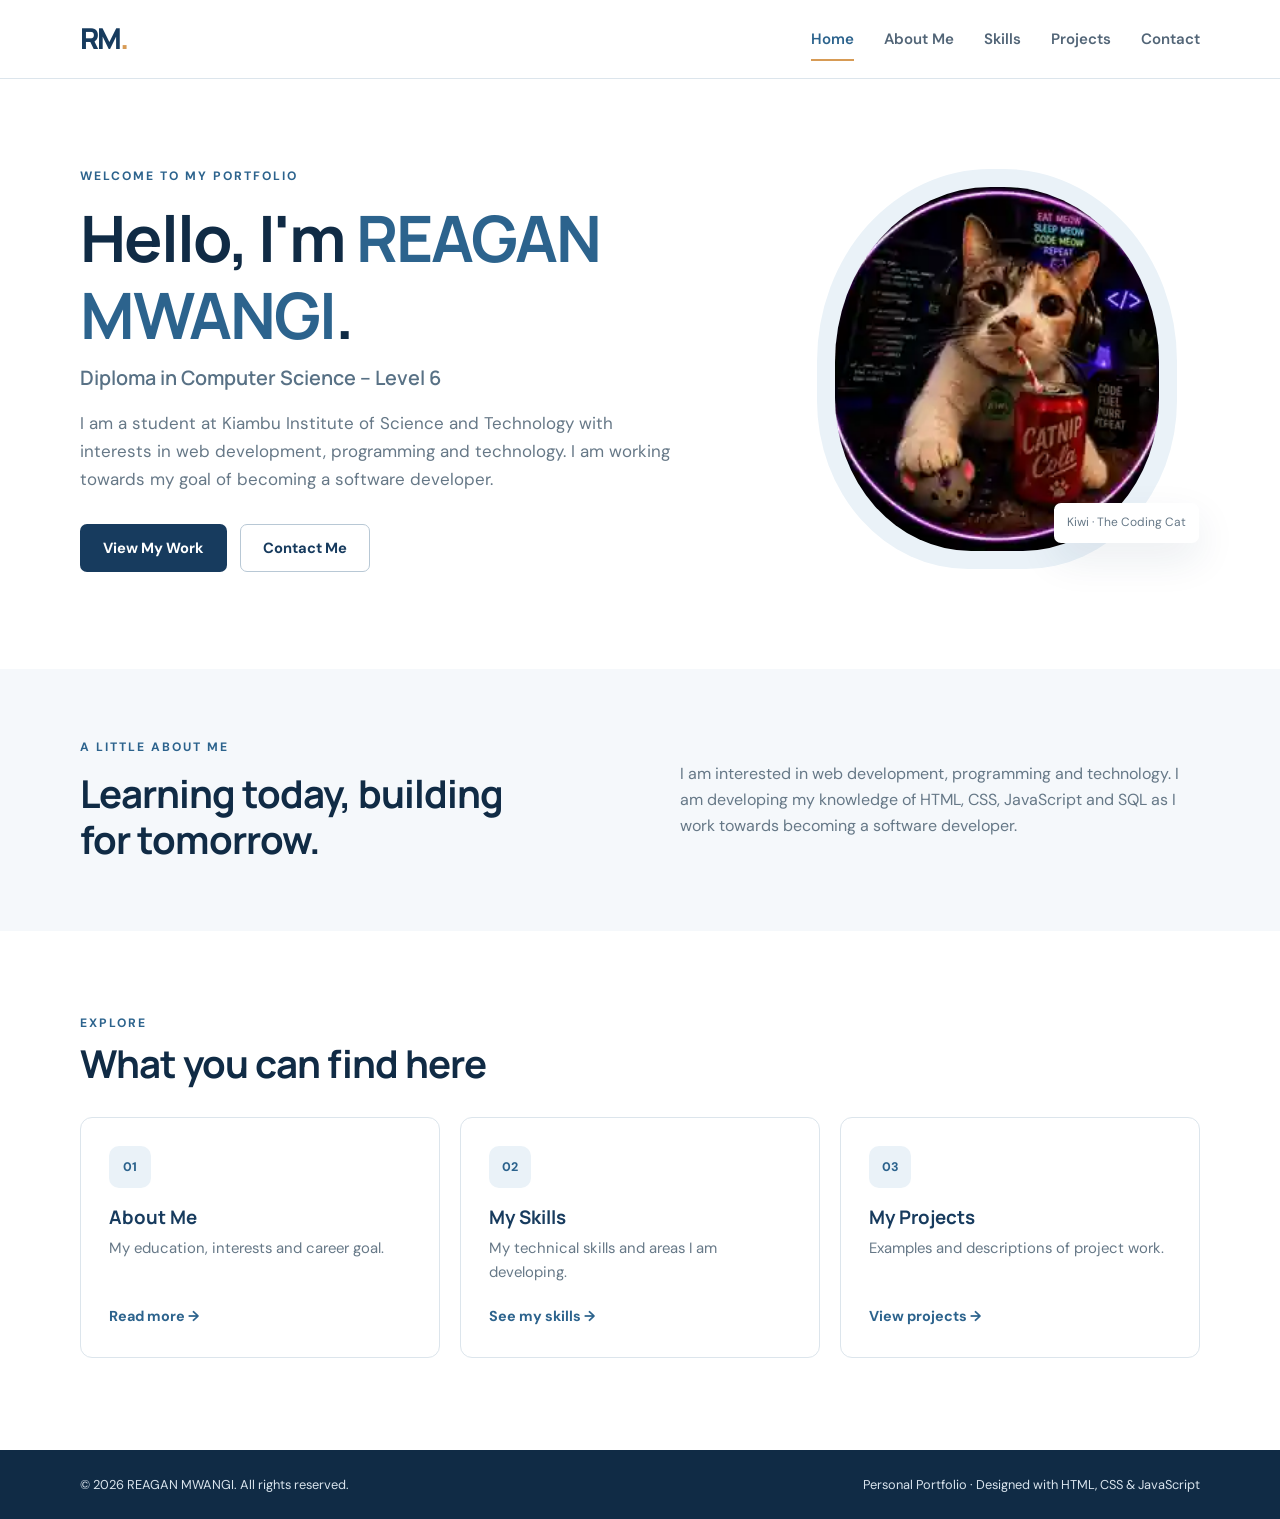
<file: index.html>
<!DOCTYPE html>
<html lang="en">
<head>
  <meta charset="UTF-8">
  <meta name="viewport" content="width=device-width, initial-scale=1.0">
  <meta name="description" content="Personal portfolio of Reagan Mwangi, a Diploma in Computer Science student at Kiambu Institute of Science and Technology.">
  <title>Home | Reagan Mwangi – Portfolio</title>
  <link rel="stylesheet" href="style.css">
  <script src="script.js" defer></script>
</head>
<body>
  <header class="site-header">
    <div class="container header-inner">
      <a class="brand" href="index.html" aria-label="Reagan Mwangi home">RM<span>.</span></a>
      <button class="menu-toggle" type="button" aria-label="Open navigation" aria-expanded="false">☰</button>
      <nav class="navigation" aria-label="Main navigation">
        <a class="active" href="index.html" aria-current="page">Home</a>
        <a href="about.html">About Me</a>
        <a href="skills.html">Skills</a>
        <a href="projects.html">Projects</a>
        <a href="contact.html">Contact</a>
      </nav>
    </div>
  </header>

  <main>
    <section class="hero container">
      <div class="hero-copy">
        <p class="eyebrow">WELCOME TO MY PORTFOLIO</p>
        <h1>Hello, I'm <span class="accent">REAGAN MWANGI</span>.</h1>
        <h2>Diploma in Computer Science – Level 6</h2>
        <p class="hero-text">I am a student at Kiambu Institute of Science and Technology with interests in web development, programming and technology. I am working towards my goal of becoming a software developer.</p>
        <div class="hero-actions">
          <a class="button button-primary" href="projects.html">View My Work</a>
          <a class="button button-outline" href="contact.html">Contact Me</a>
        </div>
      </div>
      <div class="profile-wrap">
        <img class="profile-image" src="images/profile.webp" alt="Kiwi the coding cat, Reagan's chosen portfolio mascot">
        <span class="profile-note">Kiwi · The Coding Cat</span>
      </div>
    </section>

    <section class="quick-intro">
      <div class="container intro-grid">
        <div>
          <p class="eyebrow">A LITTLE ABOUT ME</p>
          <h2>Learning today, building for tomorrow.</h2>
        </div>
        <p>I am interested in web development, programming and technology. I am developing my knowledge of HTML, CSS, JavaScript and SQL as I work towards becoming a software developer.</p>
      </div>
    </section>

    <section class="container highlight-section">
      <div class="section-heading">
        <p class="eyebrow">EXPLORE</p>
        <h2>What you can find here</h2>
      </div>
      <div class="feature-grid">
        <article class="feature-card"><span class="feature-icon">01</span><h3>About Me</h3><p>My education, interests and career goal.</p><a href="about.html">Read more →</a></article>
        <article class="feature-card"><span class="feature-icon">02</span><h3>My Skills</h3><p>My technical skills and areas I am developing.</p><a href="skills.html">See my skills →</a></article>
        <article class="feature-card"><span class="feature-icon">03</span><h3>My Projects</h3><p>Examples and descriptions of project work.</p><a href="projects.html">View projects →</a></article>
      </div>
    </section>
  </main>

  <footer class="site-footer">
    <div class="container footer-inner"><p>© <span class="year"></span> REAGAN MWANGI. All rights reserved.</p><p>Personal Portfolio · Designed with HTML, CSS &amp; JavaScript</p></div>
  </footer>
</body>
</html>
</file>
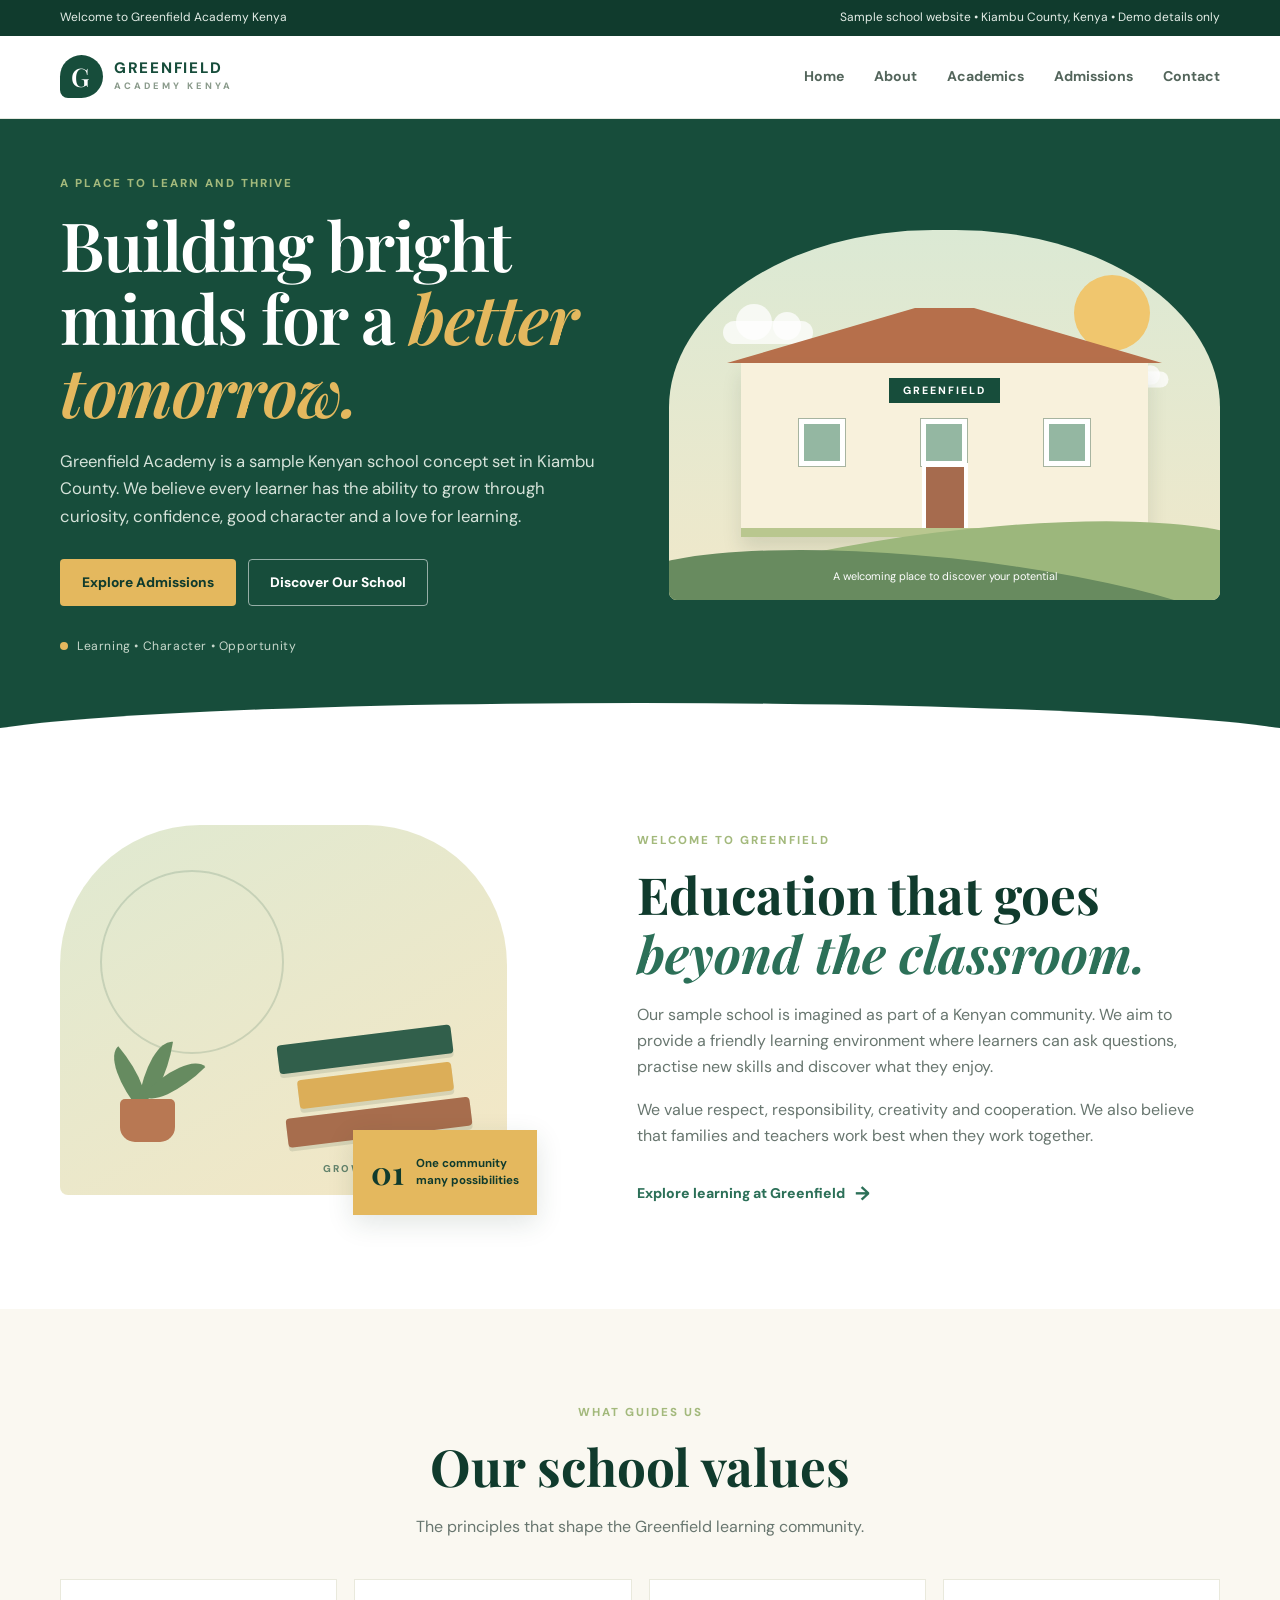
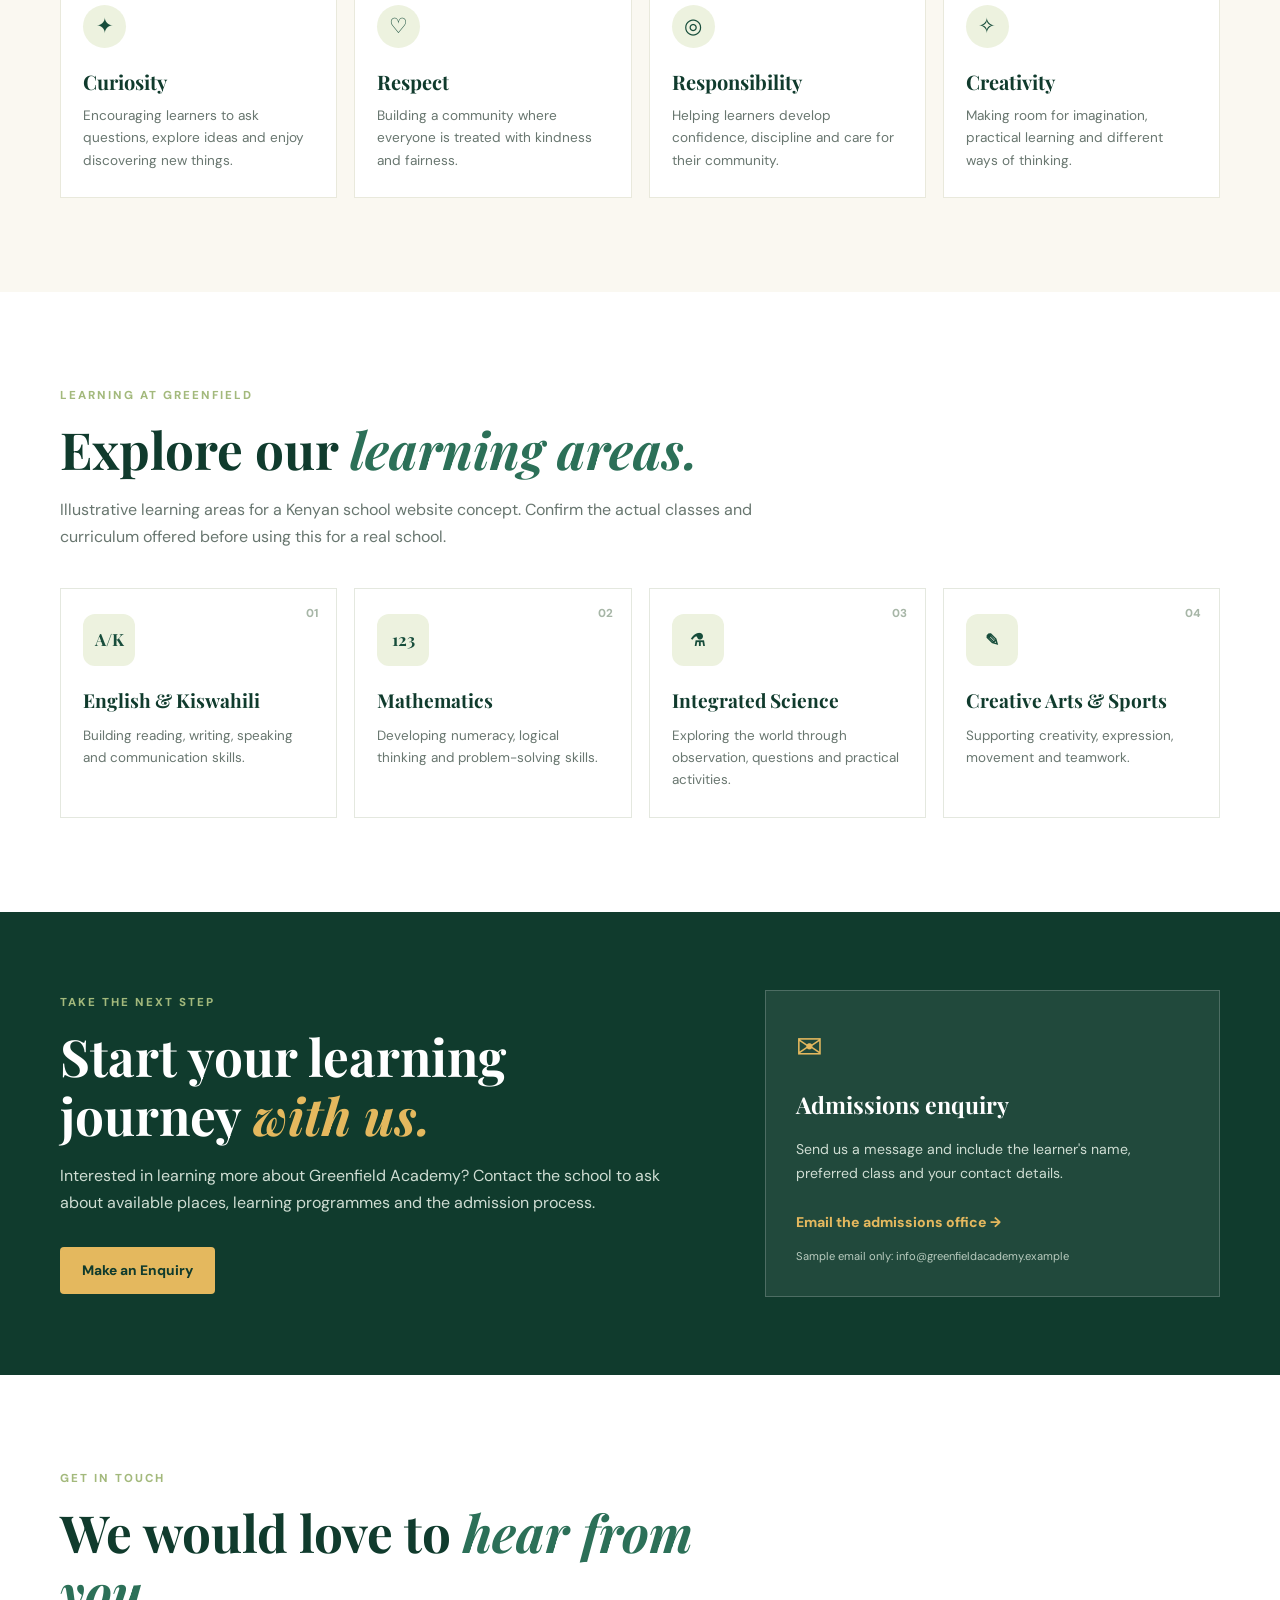
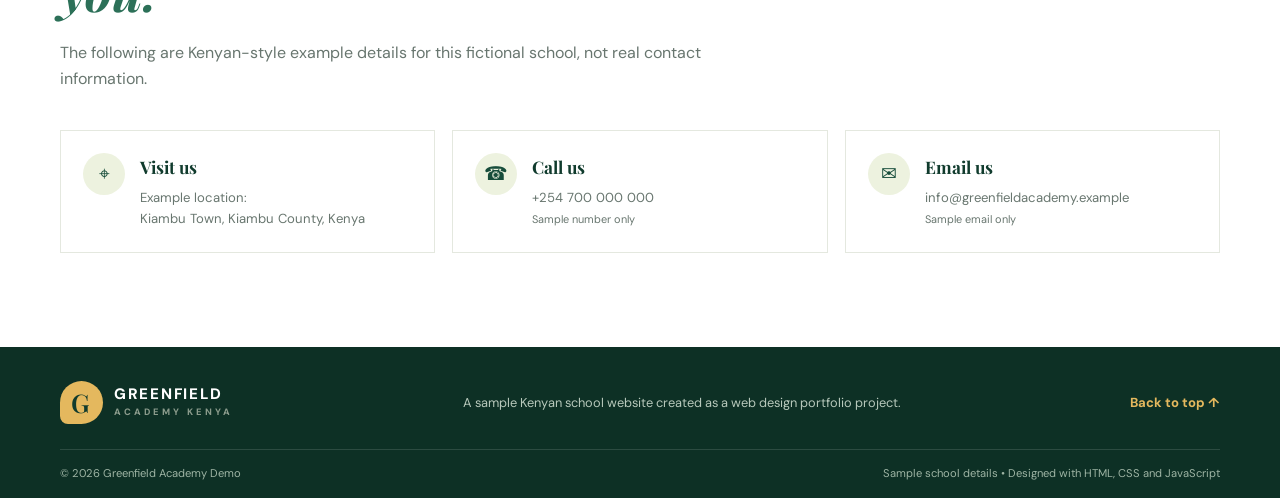
<file: school-website/index.html>
<!DOCTYPE html>
<html lang="en">
<head>
  <meta charset="UTF-8">
  <meta name="viewport" content="width=device-width, initial-scale=1.0">
  <meta name="description" content="Greenfield Academy Kenya sample school website. Learning, character and opportunity.">
  <title>Greenfield Academy Kenya | Learn, Grow, Succeed</title>
  <link rel="stylesheet" href="style.css">
  <script src="script.js" defer></script>
</head>
<body>
  <div class="top-bar">
    <div class="wrap top-inner">
      <span>Welcome to Greenfield Academy Kenya</span>
      <span>Sample school website • Kiambu County, Kenya • Demo details only</span>
    </div>
  </div>

  <header class="header">
    <div class="wrap nav-row">
      <a class="logo" href="#home" aria-label="Greenfield Academy home">
        <span class="logo-mark">G</span>
        <span>GREENFIELD <small>ACADEMY KENYA</small></span>
      </a>
      <button class="menu-button" type="button" aria-label="Open menu" aria-expanded="false">☰</button>
      <nav class="nav-links" aria-label="Main navigation">
        <a href="#home">Home</a>
        <a href="#about">About</a>
        <a href="#academics">Academics</a>
        <a href="#admissions">Admissions</a>
        <a href="#contact">Contact</a>
      </nav>
    </div>
  </header>

  <main>
    <section class="hero" id="home">
      <div class="wrap hero-grid">
        <div class="hero-copy">
          <p class="eyebrow">A PLACE TO LEARN AND THRIVE</p>
          <h1>Building bright minds for a <em>better tomorrow.</em></h1>
          <p class="hero-text">Greenfield Academy is a sample Kenyan school concept set in Kiambu County. We believe every learner has the ability to grow through curiosity, confidence, good character and a love for learning.</p>
          <div class="hero-actions">
            <a class="btn btn-gold" href="#admissions">Explore Admissions</a>
            <a class="btn btn-light" href="#about">Discover Our School</a>
          </div>
          <div class="hero-note"><span class="dot"></span> Learning • Character • Opportunity</div>
        </div>
        <div class="hero-art" aria-label="Illustration of a school building">
          <div class="sun"></div>
          <div class="cloud cloud-one"></div>
          <div class="cloud cloud-two"></div>
          <div class="school-building">
            <div class="roof"></div>
            <div class="building-face">
              <div class="school-sign">GREENFIELD</div>
              <div class="window-row"><i></i><i></i><i></i></div>
              <div class="door"></div>
            </div>
          </div>
          <div class="hill hill-one"></div>
          <div class="hill hill-two"></div>
          <div class="art-caption">A welcoming place to discover your potential</div>
        </div>
      </div>
      <div class="hero-bottom"></div>
    </section>

    <section class="welcome section wrap" id="about">
      <div class="welcome-photo">
        <div class="photo-frame">
          <div class="book-stack"><span></span><span></span><span></span></div>
          <div class="plant"><i></i><i></i><i></i><b></b></div>
          <div class="photo-label">GROW WITH CONFIDENCE</div>
        </div>
        <div class="experience-tag"><strong>01</strong><span>One community<br>many possibilities</span></div>
      </div>
      <div class="welcome-copy">
        <p class="eyebrow">WELCOME TO GREENFIELD</p>
        <h2>Education that goes <em>beyond the classroom.</em></h2>
        <p>Our sample school is imagined as part of a Kenyan community. We aim to provide a friendly learning environment where learners can ask questions, practise new skills and discover what they enjoy.</p>
        <p>We value respect, responsibility, creativity and cooperation. We also believe that families and teachers work best when they work together.</p>
        <a class="text-link" href="#academics">Explore learning at Greenfield <span>→</span></a>
      </div>
    </section>

    <section class="values section">
      <div class="wrap">
        <div class="section-heading centered">
          <p class="eyebrow">WHAT GUIDES US</p>
          <h2>Our school values</h2>
          <p>The principles that shape the Greenfield learning community.</p>
        </div>
        <div class="value-grid">
          <article class="value-card"><span class="value-icon">✦</span><h3>Curiosity</h3><p>Encouraging learners to ask questions, explore ideas and enjoy discovering new things.</p></article>
          <article class="value-card"><span class="value-icon">♡</span><h3>Respect</h3><p>Building a community where everyone is treated with kindness and fairness.</p></article>
          <article class="value-card"><span class="value-icon">◎</span><h3>Responsibility</h3><p>Helping learners develop confidence, discipline and care for their community.</p></article>
          <article class="value-card"><span class="value-icon">✧</span><h3>Creativity</h3><p>Making room for imagination, practical learning and different ways of thinking.</p></article>
        </div>
      </div>
    </section>

    <section class="academics section wrap" id="academics">
      <div class="section-heading">
        <p class="eyebrow">LEARNING AT GREENFIELD</p>
        <h2>Explore our <em>learning areas.</em></h2>
        <p>Illustrative learning areas for a Kenyan school website concept. Confirm the actual classes and curriculum offered before using this for a real school.</p>
      </div>
      <div class="academic-grid">
        <article class="academic-card"><div class="academic-number">01</div><div class="academic-symbol">A/K</div><h3>English &amp; Kiswahili</h3><p>Building reading, writing, speaking and communication skills.</p></article>
        <article class="academic-card"><div class="academic-number">02</div><div class="academic-symbol">123</div><h3>Mathematics</h3><p>Developing numeracy, logical thinking and problem-solving skills.</p></article>
        <article class="academic-card"><div class="academic-number">03</div><div class="academic-symbol">⚗</div><h3>Integrated Science</h3><p>Exploring the world through observation, questions and practical activities.</p></article>
        <article class="academic-card"><div class="academic-number">04</div><div class="academic-symbol">✎</div><h3>Creative Arts &amp; Sports</h3><p>Supporting creativity, expression, movement and teamwork.</p></article>
      </div>
    </section>

    <section class="admissions" id="admissions">
      <div class="wrap admissions-grid">
        <div>
          <p class="eyebrow">TAKE THE NEXT STEP</p>
          <h2>Start your learning journey <em>with us.</em></h2>
          <p>Interested in learning more about Greenfield Academy? Contact the school to ask about available places, learning programmes and the admission process.</p>
          <a class="btn btn-gold" href="#contact">Make an Enquiry</a>
        </div>
        <div class="admission-box">
          <span class="admission-icon">✉</span>
          <h3>Admissions enquiry</h3>
          <p>Send us a message and include the learner's name, preferred class and your contact details.</p>
          <a class="text-link" href="mailto:info@greenfieldacademy.example?subject=School%20Admission%20Enquiry">Email the admissions office →</a>
          <small>Sample email only: info@greenfieldacademy.example</small>
        </div>
      </div>
    </section>

    <section class="contact section wrap" id="contact">
      <div class="section-heading">
        <p class="eyebrow">GET IN TOUCH</p>
        <h2>We would love to <em>hear from you.</em></h2>
        <p>The following are Kenyan-style example details for this fictional school, not real contact information.</p>
      </div>
      <div class="contact-grid">
        <div class="contact-card"><span class="contact-icon">⌖</span><div><h3>Visit us</h3><p>Example location:<br>Kiambu Town, Kiambu County, Kenya</p></div></div>
        <div class="contact-card"><span class="contact-icon">☎</span><div><h3>Call us</h3><p>+254 700 000 000<br><small>Sample number only</small></p></div></div>
        <div class="contact-card"><span class="contact-icon">✉</span><div><h3>Email us</h3><p><a href="mailto:info@greenfieldacademy.example">info@greenfieldacademy.example</a><br><small>Sample email only</small></p></div></div>
      </div>
    </section>
  </main>

  <footer class="footer">
    <div class="wrap footer-main">
      <a class="logo footer-logo" href="#home"><span class="logo-mark">G</span><span>GREENFIELD <small>ACADEMY KENYA</small></span></a>
      <p>A sample Kenyan school website created as a web design portfolio project.</p>
      <a href="#home" class="back-top">Back to top ↑</a>
    </div>
    <div class="wrap footer-bottom"><span>© <span class="year"></span> Greenfield Academy Demo</span><span>Sample school details • Designed with HTML, CSS and JavaScript</span></div>
  </footer>
</body>
</html>
</file>
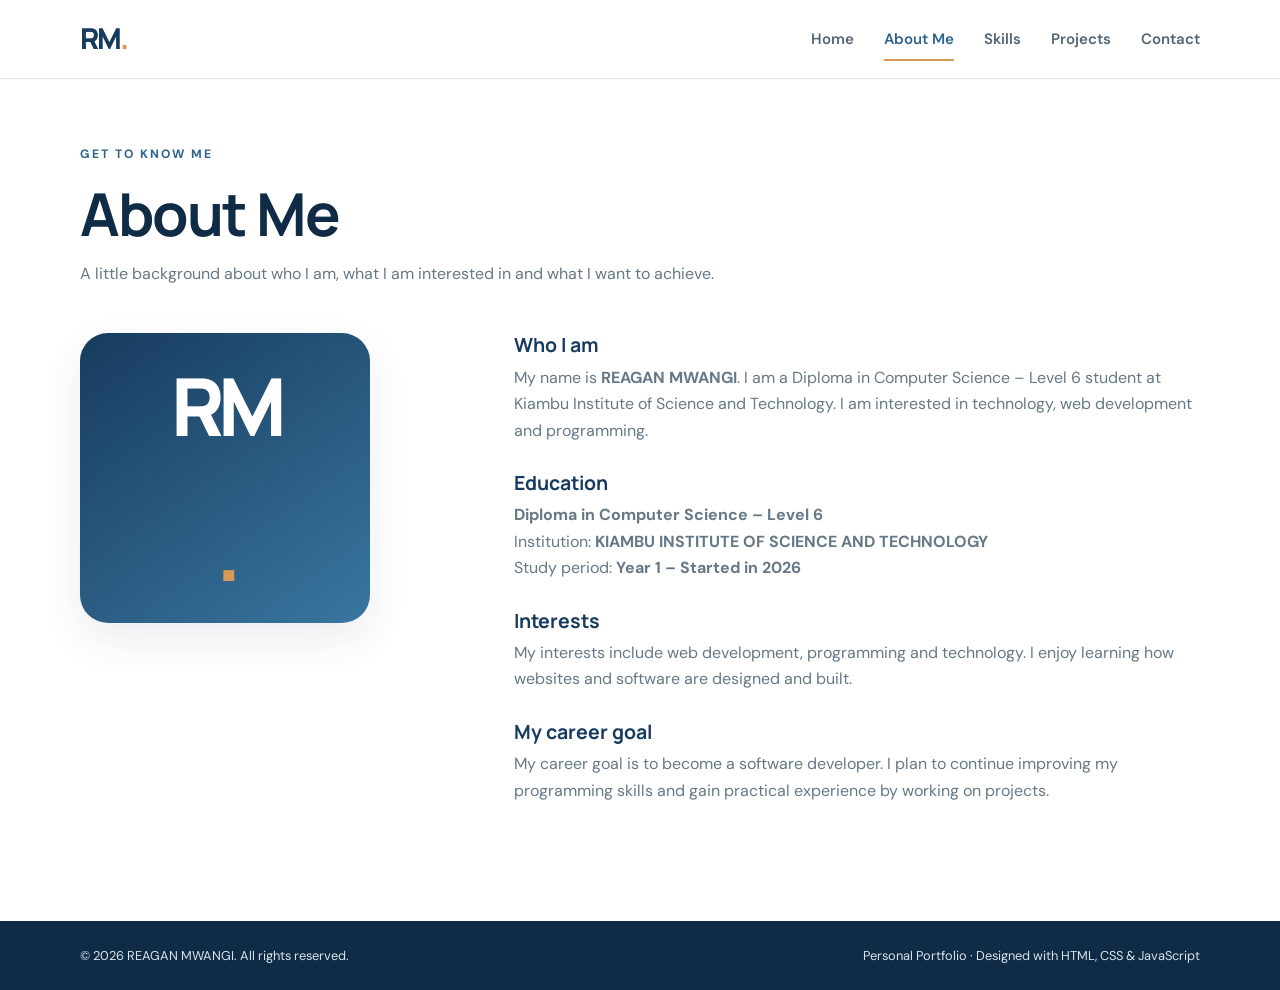
<file: about.html>
<!DOCTYPE html>
<html lang="en">
<head>
  <meta charset="UTF-8">
  <meta name="viewport" content="width=device-width, initial-scale=1.0">
  <meta name="description" content="About Reagan Mwangi, Diploma in Computer Science student at Kiambu Institute of Science and Technology.">
  <title>About Me | Reagan Mwangi – Portfolio</title>
  <link rel="stylesheet" href="style.css">
  <script src="script.js" defer></script>
</head>
<body>
  <header class="site-header"><div class="container header-inner">
    <a class="brand" href="index.html" aria-label="Reagan Mwangi home">RM<span>.</span></a>
    <button class="menu-toggle" type="button" aria-label="Open navigation" aria-expanded="false">☰</button>
    <nav class="navigation" aria-label="Main navigation">
      <a href="index.html">Home</a><a class="active" href="about.html" aria-current="page">About Me</a><a href="skills.html">Skills</a><a href="projects.html">Projects</a><a href="contact.html">Contact</a>
    </nav>
  </div></header>
  <main class="container page-main">
    <section class="page-heading"><p class="eyebrow">GET TO KNOW ME</p><h1>About Me</h1><p>A little background about who I am, what I am interested in and what I want to achieve.</p></section>
    <section class="about-layout">
      <div class="about-mark">RM<span>.</span></div>
      <div class="about-copy">
        <h2>Who I am</h2>
        <p>My name is <strong>REAGAN MWANGI</strong>. I am a Diploma in Computer Science – Level 6 student at Kiambu Institute of Science and Technology. I am interested in technology, web development and programming.</p>
        <h2>Education</h2>
        <p><strong>Diploma in Computer Science – Level 6</strong><br>Institution: <strong>KIAMBU INSTITUTE OF SCIENCE AND TECHNOLOGY</strong><br>Study period: <strong>Year 1 – Started in 2026</strong></p>
        <h2>Interests</h2>
        <p>My interests include web development, programming and technology. I enjoy learning how websites and software are designed and built.</p>
        <h2>My career goal</h2>
        <p>My career goal is to become a software developer. I plan to continue improving my programming skills and gain practical experience by working on projects.</p>
      </div>
    </section>
  </main>
  <footer class="site-footer"><div class="container footer-inner"><p>© <span class="year"></span> REAGAN MWANGI. All rights reserved.</p><p>Personal Portfolio · Designed with HTML, CSS &amp; JavaScript</p></div></footer>
</body>
</html>
</file>
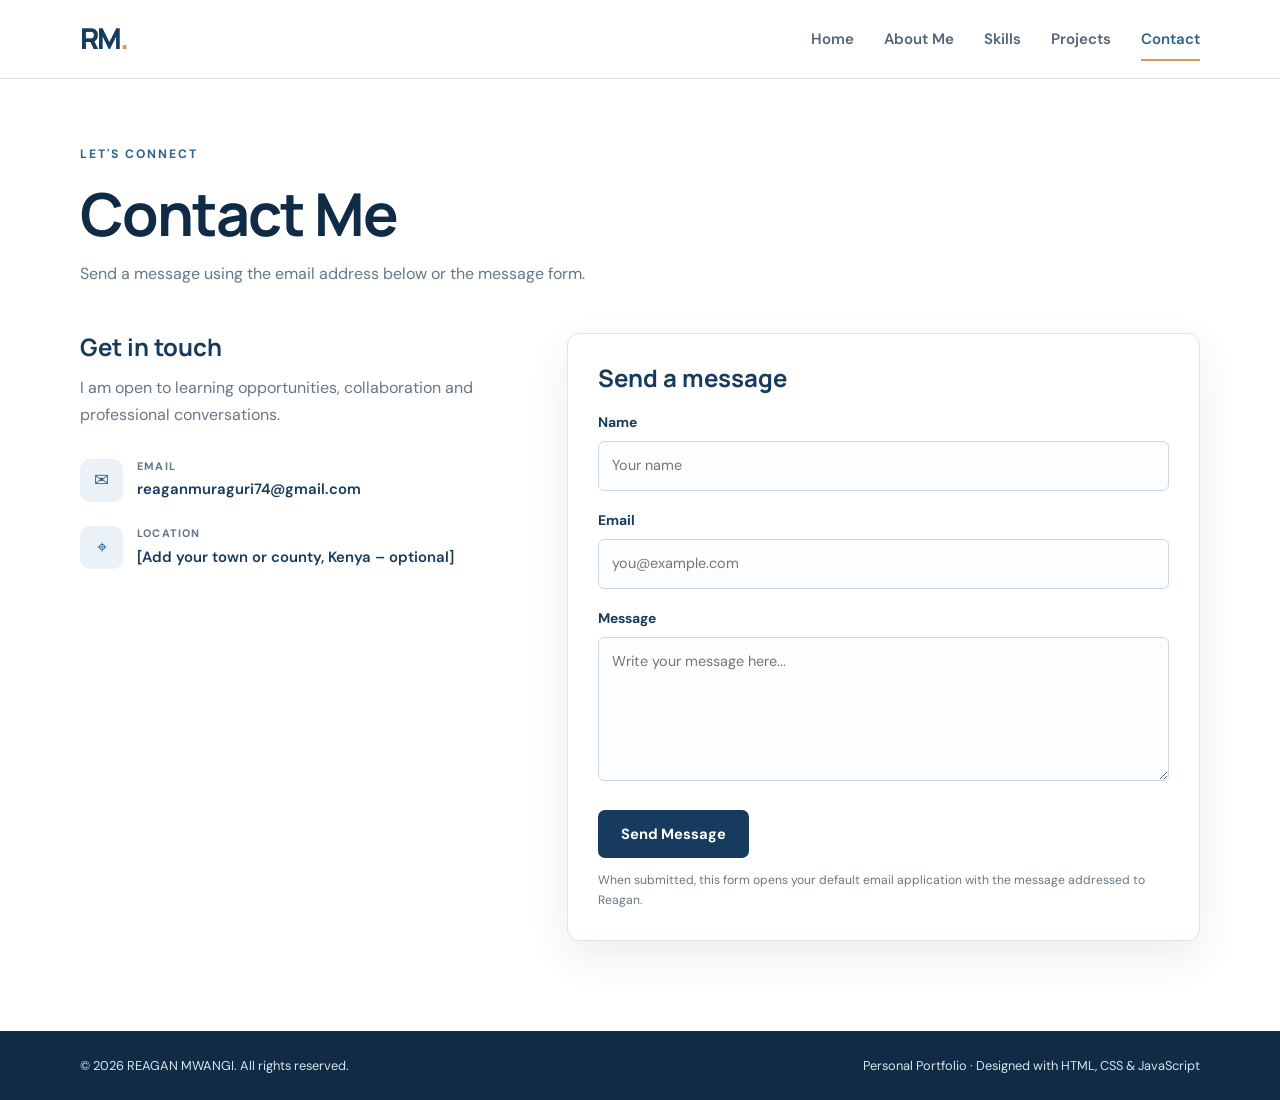
<file: contact.html>
<!DOCTYPE html>
<html lang="en">
<head>
  <meta charset="UTF-8">
  <meta name="viewport" content="width=device-width, initial-scale=1.0">
  <meta name="description" content="Contact Reagan Mwangi by email.">
  <title>Contact | Reagan Mwangi – Portfolio</title>
  <link rel="stylesheet" href="style.css">
  <script src="script.js" defer></script>
</head>
<body>
  <header class="site-header"><div class="container header-inner">
    <a class="brand" href="index.html" aria-label="Reagan Mwangi home">RM<span>.</span></a>
    <button class="menu-toggle" type="button" aria-label="Open navigation" aria-expanded="false">☰</button>
    <nav class="navigation" aria-label="Main navigation">
      <a href="index.html">Home</a><a href="about.html">About Me</a><a href="skills.html">Skills</a><a href="projects.html">Projects</a><a class="active" href="contact.html" aria-current="page">Contact</a>
    </nav>
  </div></header>
  <main class="container page-main">
    <section class="page-heading"><p class="eyebrow">LET'S CONNECT</p><h1>Contact Me</h1><p>Send a message using the email address below or the message form.</p></section>
    <section class="contact-layout">
      <div class="contact-info"><h2>Get in touch</h2><p>I am open to learning opportunities, collaboration and professional conversations.</p>
        <div class="contact-detail"><span class="detail-icon">✉</span><div><small>EMAIL</small><a href="mailto:reaganmuraguri74@gmail.com">reaganmuraguri74@gmail.com</a></div></div>
        <div class="contact-detail"><span class="detail-icon">⌖</span><div><small>LOCATION</small><p>[Add your town or county, Kenya – optional]</p></div></div>
      </div>
      <form class="contact-form" id="contactForm">
        <h2>Send a message</h2>
        <label for="name">Name</label><input type="text" id="name" name="name" placeholder="Your name" required>
        <label for="email">Email</label><input type="email" id="email" name="email" placeholder="you@example.com" required>
        <label for="message">Message</label><textarea id="message" name="message" rows="5" placeholder="Write your message here..." required></textarea>
        <button class="button button-primary" type="submit">Send Message</button>
        <p class="form-note" id="formNote">When submitted, this form opens your default email application with the message addressed to Reagan.</p>
      </form>
    </section>
  </main>
  <footer class="site-footer"><div class="container footer-inner"><p>© <span class="year"></span> REAGAN MWANGI. All rights reserved.</p><p>Personal Portfolio · Designed with HTML, CSS &amp; JavaScript</p></div></footer>
</body>
</html>
</file>
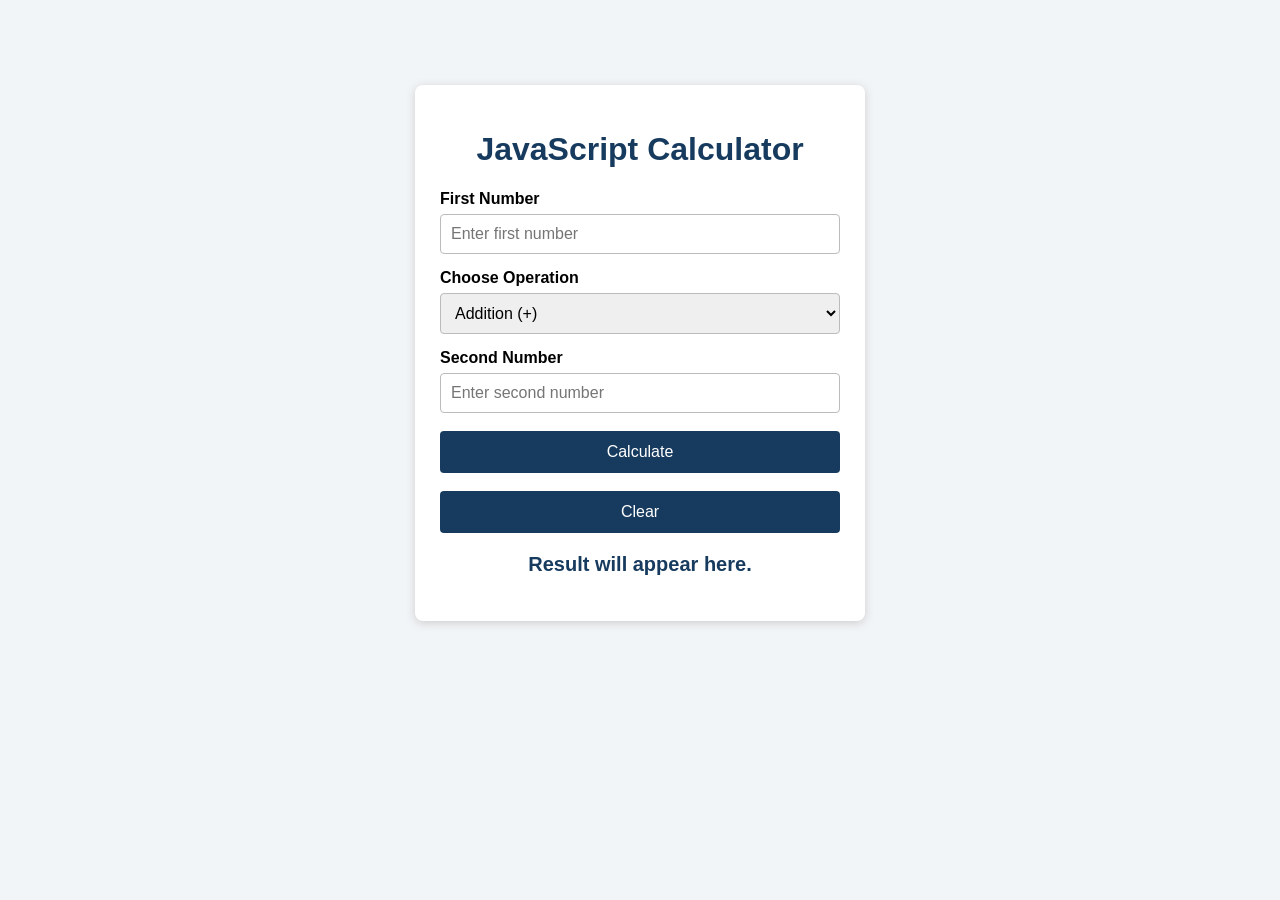
<file: javascript-calculator.html>
<!DOCTYPE html>
<html lang="en">
<head>
  <meta charset="UTF-8">
  <meta name="viewport" content="width=device-width, initial-scale=1.0">
  <title>JavaScript Calculator</title>
  <style>
    body {
      font-family: Arial, sans-serif;
      background-color: #f2f5f8;
      margin: 0;
      padding: 25px;
    }
    .calculator {
      max-width: 400px;
      margin: 60px auto;
      padding: 25px;
      background-color: white;
      border-radius: 8px;
      box-shadow: 0 2px 10px #cccccc;
    }
    h1 {
      text-align: center;
      color: #173b5e;
    }
    label {
      display: block;
      margin-top: 15px;
      font-weight: bold;
    }
    input, select {
      width: 100%;
      padding: 10px;
      margin-top: 6px;
      box-sizing: border-box;
      border: 1px solid #bbbbbb;
      border-radius: 4px;
      font-size: 16px;
    }
    button {
      width: 100%;
      padding: 12px;
      margin-top: 18px;
      background-color: #173b5e;
      color: white;
      border: none;
      border-radius: 4px;
      cursor: pointer;
      font-size: 16px;
    }
    button:hover {
      background-color: #2c638d;
    }
    #result {
      margin-top: 20px;
      text-align: center;
      color: #173b5e;
      font-size: 20px;
      font-weight: bold;
    }
  </style>
</head>
<body>
  <div class="calculator">
    <h1>JavaScript Calculator</h1>

    <label for="num1">First Number</label>
    <input type="number" id="num1" placeholder="Enter first number">

    <label for="operator">Choose Operation</label>
    <select id="operator">
      <option value="+">Addition (+)</option>
      <option value="-">Subtraction (-)</option>
      <option value="*">Multiplication (*)</option>
      <option value="/">Division (/)</option>
    </select>

    <label for="num2">Second Number</label>
    <input type="number" id="num2" placeholder="Enter second number">

    <button type="button" onclick="calculate()">Calculate</button>
    <button type="button" onclick="clearForm()">Clear</button>

    <p id="result">Result will appear here.</p>
  </div>

  <script>
    function calculate() {
      let number1 = document.getElementById("num1").value;
      let number2 = document.getElementById("num2").value;
      let operator = document.getElementById("operator").value;

      if (number1 === "" || number2 === "") {
        document.getElementById("result").innerHTML =
          "Please enter both numbers.";
        return;
      }

      number1 = Number(number1);
      number2 = Number(number2);

      let answer;

      if (operator === "+") {
        answer = number1 + number2;
      } else if (operator === "-") {
        answer = number1 - number2;
      } else if (operator === "*") {
        answer = number1 * number2;
      } else if (operator === "/") {
        if (number2 === 0) {
          document.getElementById("result").innerHTML =
            "Cannot divide by zero.";
          return;
        }
        answer = number1 / number2;
      }

      document.getElementById("result").innerHTML = "Answer: " + answer;
    }

    function clearForm() {
      document.getElementById("num1").value = "";
      document.getElementById("num2").value = "";
      document.getElementById("operator").value = "+";
      document.getElementById("result").innerHTML = "Result will appear here.";
    }
  </script>
</body>
</html>
</file>
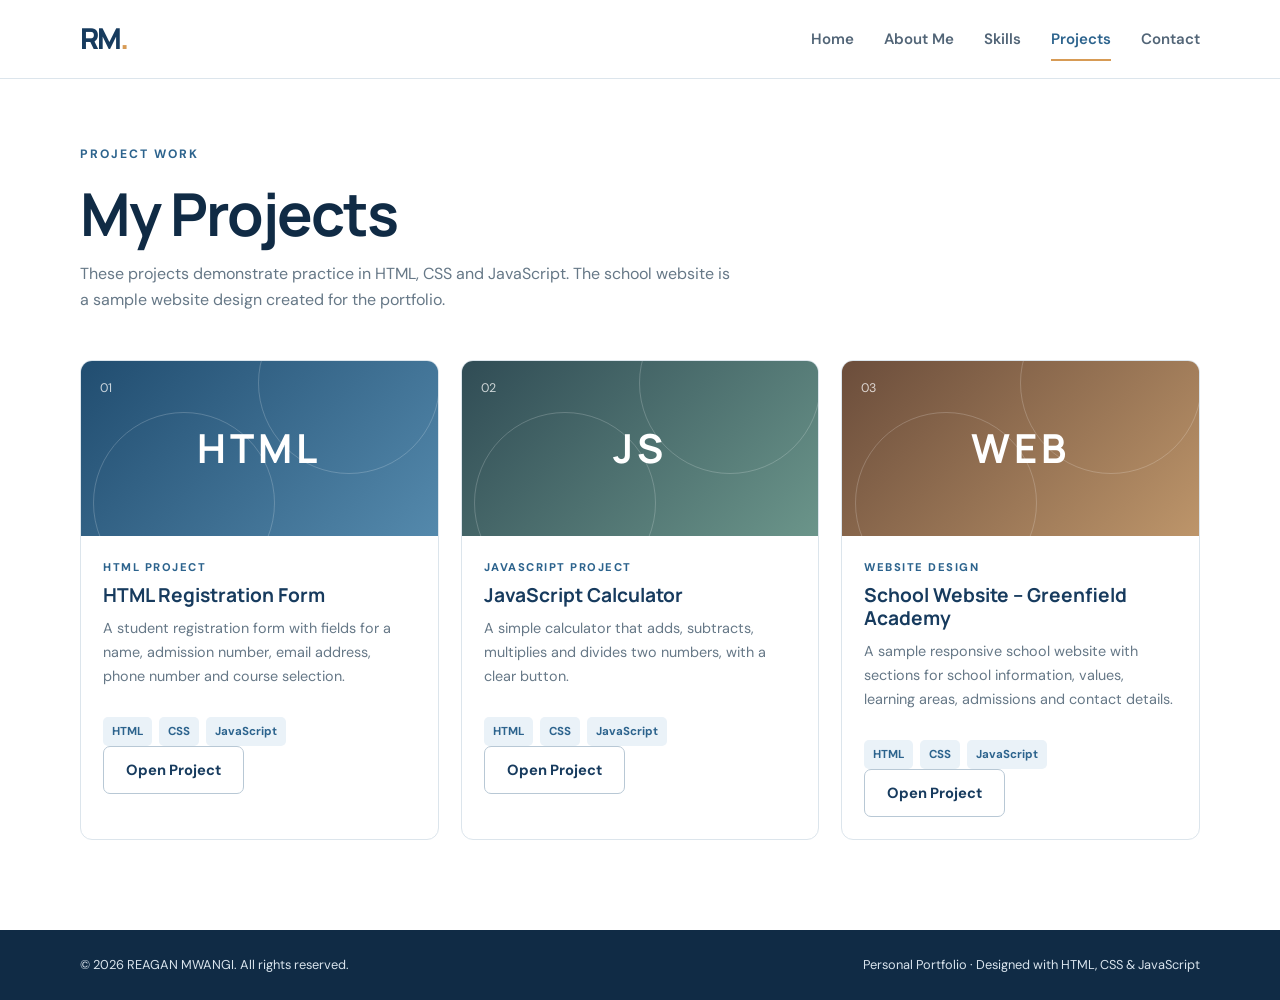
<file: projects.html>
<!DOCTYPE html>
<html lang="en">
<head>
  <meta charset="UTF-8">
  <meta name="viewport" content="width=device-width, initial-scale=1.0">
  <meta name="description" content="College projects by Reagan Mwangi, including a registration form, calculator and school website.">
  <title>Projects | Reagan Mwangi – Portfolio</title>
  <link rel="stylesheet" href="style.css">
  <script src="script.js" defer></script>
</head>
<body>
  <header class="site-header"><div class="container header-inner">
    <a class="brand" href="index.html" aria-label="Reagan Mwangi home">RM<span>.</span></a>
    <button class="menu-toggle" type="button" aria-label="Open navigation" aria-expanded="false">☰</button>
    <nav class="navigation" aria-label="Main navigation">
      <a href="index.html">Home</a><a href="about.html">About Me</a><a href="skills.html">Skills</a><a class="active" href="projects.html" aria-current="page">Projects</a><a href="contact.html">Contact</a>
    </nav>
  </div></header>
  <main class="container page-main">
    <section class="page-heading"><p class="eyebrow">PROJECT WORK</p><h1>My Projects</h1><p>These projects demonstrate practice in HTML, CSS and JavaScript. The school website is a sample website design created for the portfolio.</p></section>
    <section class="projects-grid">
      <article class="project-card"><div class="project-art art-one"><span>01</span><strong>HTML</strong></div><div class="project-content"><p class="project-type">HTML PROJECT</p><h2>HTML Registration Form</h2><p>A student registration form with fields for a name, admission number, email address, phone number and course selection.</p><div class="tag-list"><span>HTML</span><span>CSS</span><span>JavaScript</span></div><a class="button button-outline" href="student-registration.html">Open Project</a></div></article>
      <article class="project-card"><div class="project-art art-two"><span>02</span><strong>JS</strong></div><div class="project-content"><p class="project-type">JAVASCRIPT PROJECT</p><h2>JavaScript Calculator</h2><p>A simple calculator that adds, subtracts, multiplies and divides two numbers, with a clear button.</p><div class="tag-list"><span>HTML</span><span>CSS</span><span>JavaScript</span></div><a class="button button-outline" href="javascript-calculator.html">Open Project</a></div></article>
      <article class="project-card"><div class="project-art art-three"><span>03</span><strong>WEB</strong></div><div class="project-content"><p class="project-type">WEBSITE DESIGN</p><h2>School Website – Greenfield Academy</h2><p>A sample responsive school website with sections for school information, values, learning areas, admissions and contact details.</p><div class="tag-list"><span>HTML</span><span>CSS</span><span>JavaScript</span></div><a class="button button-outline" href="school-website/index.html">Open Project</a></div></article>
    </section>
  </main>
  <footer class="site-footer"><div class="container footer-inner"><p>© <span class="year"></span> REAGAN MWANGI. All rights reserved.</p><p>Personal Portfolio · Designed with HTML, CSS &amp; JavaScript</p></div></footer>
</body>
</html>
</file>
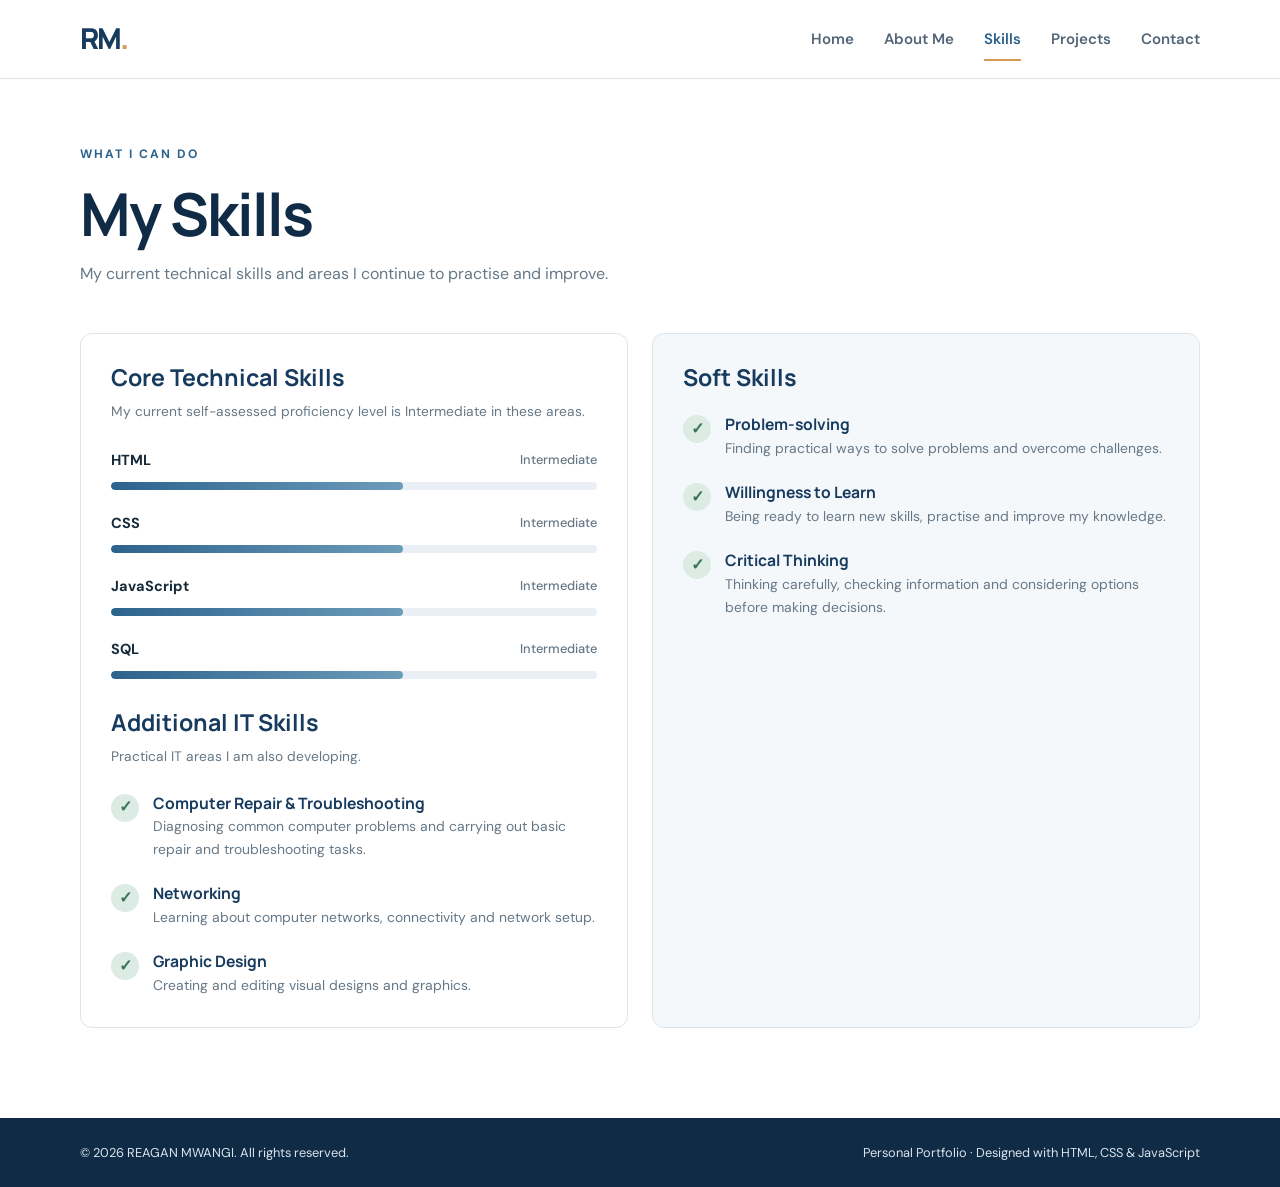
<file: skills.html>
<!DOCTYPE html>
<html lang="en">
<head>
  <meta charset="UTF-8">
  <meta name="viewport" content="width=device-width, initial-scale=1.0">
  <meta name="description" content="Technical and IT skills in Reagan Mwangi's personal portfolio.">
  <title>Skills | Reagan Mwangi – Portfolio</title>
  <link rel="stylesheet" href="style.css">
  <script src="script.js" defer></script>
</head>
<body>
  <header class="site-header"><div class="container header-inner">
    <a class="brand" href="index.html" aria-label="Reagan Mwangi home">RM<span>.</span></a>
    <button class="menu-toggle" type="button" aria-label="Open navigation" aria-expanded="false">☰</button>
    <nav class="navigation" aria-label="Main navigation">
      <a href="index.html">Home</a><a href="about.html">About Me</a><a class="active" href="skills.html" aria-current="page">Skills</a><a href="projects.html">Projects</a><a href="contact.html">Contact</a>
    </nav>
  </div></header>
  <main class="container page-main">
    <section class="page-heading"><p class="eyebrow">WHAT I CAN DO</p><h1>My Skills</h1><p>My current technical skills and areas I continue to practise and improve.</p></section>
    <section class="skills-layout">
      <div class="skills-panel">
        <h2>Core Technical Skills</h2>
        <p class="section-note">My current self-assessed proficiency level is Intermediate in these areas.</p>
        <div class="skill-item"><div class="skill-label"><span>HTML</span><span>Intermediate</span></div><div class="skill-track"><span style="width: 60%"></span></div></div>
        <div class="skill-item"><div class="skill-label"><span>CSS</span><span>Intermediate</span></div><div class="skill-track"><span style="width: 60%"></span></div></div>
        <div class="skill-item"><div class="skill-label"><span>JavaScript</span><span>Intermediate</span></div><div class="skill-track"><span style="width: 60%"></span></div></div>
        <div class="skill-item"><div class="skill-label"><span>SQL</span><span>Intermediate</span></div><div class="skill-track"><span style="width: 60%"></span></div></div>
        <h2 style="margin-top: 30px;">Additional IT Skills</h2>
        <p class="section-note">Practical IT areas I am also developing.</p>
        <div class="soft-skill"><span>✓</span><div><h3>Computer Repair &amp; Troubleshooting</h3><p>Diagnosing common computer problems and carrying out basic repair and troubleshooting tasks.</p></div></div>
        <div class="soft-skill"><span>✓</span><div><h3>Networking</h3><p>Learning about computer networks, connectivity and network setup.</p></div></div>
        <div class="soft-skill"><span>✓</span><div><h3>Graphic Design</h3><p>Creating and editing visual designs and graphics.</p></div></div>
      </div>
      <div class="skills-panel soft-panel">
        <h2>Soft Skills</h2>
        <div class="soft-skill"><span>✓</span><div><h3>Problem-solving</h3><p>Finding practical ways to solve problems and overcome challenges.</p></div></div>
        <div class="soft-skill"><span>✓</span><div><h3>Willingness to Learn</h3><p>Being ready to learn new skills, practise and improve my knowledge.</p></div></div>
        <div class="soft-skill"><span>✓</span><div><h3>Critical Thinking</h3><p>Thinking carefully, checking information and considering options before making decisions.</p></div></div>
      </div>
    </section>
  </main>
  <footer class="site-footer"><div class="container footer-inner"><p>© <span class="year"></span> REAGAN MWANGI. All rights reserved.</p><p>Personal Portfolio · Designed with HTML, CSS &amp; JavaScript</p></div></footer>
</body>
</html>
</file>
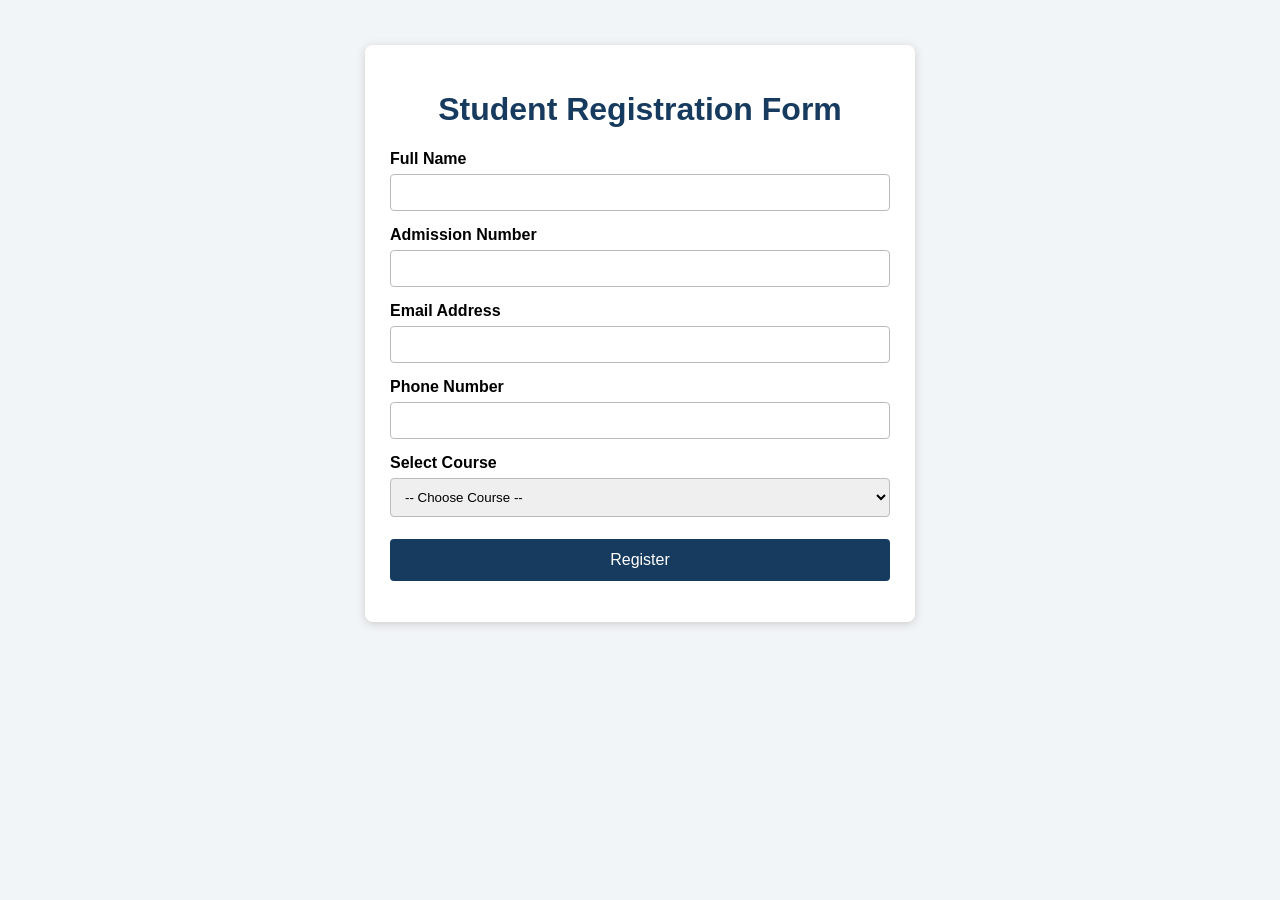
<file: student-registration.html>
<!DOCTYPE html>
<html lang="en">
<head>
  <meta charset="UTF-8">
  <meta name="viewport" content="width=device-width, initial-scale=1.0">
  <title>Student Registration Form</title>
  <style>
    body {
      font-family: Arial, sans-serif;
      background-color: #f2f5f8;
      margin: 0;
      padding: 25px;
    }
    .container {
      max-width: 500px;
      margin: 20px auto;
      padding: 25px;
      background-color: white;
      border-radius: 8px;
      box-shadow: 0 2px 10px #cccccc;
    }
    h1 {
      text-align: center;
      color: #173b5e;
    }
    label {
      display: block;
      margin-top: 15px;
      font-weight: bold;
    }
    input, select {
      width: 100%;
      padding: 10px;
      margin-top: 6px;
      box-sizing: border-box;
      border: 1px solid #bbbbbb;
      border-radius: 4px;
    }
    button {
      width: 100%;
      padding: 12px;
      margin-top: 22px;
      background-color: #173b5e;
      color: white;
      border: none;
      border-radius: 4px;
      cursor: pointer;
      font-size: 16px;
    }
    button:hover {
      background-color: #2c638d;
    }
    #message {
      margin-top: 15px;
      color: green;
      text-align: center;
    }
  </style>
</head>
<body>
  <div class="container">
    <h1>Student Registration Form</h1>

    <form id="registrationForm">
      <label for="fullname">Full Name</label>
      <input type="text" id="fullname" name="fullname" required>

      <label for="admission">Admission Number</label>
      <input type="text" id="admission" name="admission" required>

      <label for="email">Email Address</label>
      <input type="email" id="email" name="email" required>

      <label for="phone">Phone Number</label>
      <input type="tel" id="phone" name="phone" required>

      <label for="course">Select Course</label>
      <select id="course" name="course" required>
        <option value="">-- Choose Course --</option>
        <option value="Computer Science">Computer Science</option>
        <option value="Information Technology">Information Technology</option>
        <option value="Business">Business</option>
      </select>

      <button type="submit">Register</button>
    </form>

    <p id="message"></p>
  </div>

  <script>
    // Get the form from the HTML page.
    const form = document.getElementById("registrationForm");

    // Run this code when the form is submitted.
    form.addEventListener("submit", function(event) {
      event.preventDefault();

      const name = document.getElementById("fullname").value;

      document.getElementById("message").textContent =
        "Registration form completed for " + name + ".";

      form.reset();
    });
  </script>
</body>
</html>
</file>
<file: style.css>
@import url('https://fonts.googleapis.com/css2?family=DM+Sans:wght@400;500;600;700&family=Manrope:wght@400;500;600;700;800&display=swap');

:root {
  --navy: #173b5e;
  --navy-dark: #102b45;
  --blue: #2c638d;
  --blue-soft: #eaf2f8;
  --ink: #172b3b;
  --muted: #667887;
  --paper: #ffffff;
  --surface: #f5f8fb;
  --line: #dce5ec;
  --accent: #d79b55;
  --shadow: 0 16px 40px rgba(23, 59, 94, .09);
}

* { box-sizing: border-box; }
html { scroll-behavior: smooth; }
body { margin: 0; background: var(--paper); color: var(--ink); font-family: 'DM Sans', Arial, sans-serif; line-height: 1.65; }
a { color: inherit; text-decoration: none; }
.container { width: min(1120px, calc(100% - 48px)); margin: 0 auto; }
.site-header { position: sticky; top: 0; z-index: 10; background: rgba(255,255,255,.96); border-bottom: 1px solid var(--line); backdrop-filter: blur(12px); }
.header-inner { min-height: 78px; display: flex; align-items: center; justify-content: space-between; gap: 28px; }
.brand { color: var(--navy); font-family: 'Manrope', sans-serif; font-size: 1.8rem; font-weight: 800; letter-spacing: -2px; }
.brand span, .about-mark span { color: var(--accent); }
.navigation { display: flex; align-items: center; gap: 30px; }
.navigation a { color: #526577; font-size: .94rem; font-weight: 600; transition: color .2s; }
.navigation a:hover, .navigation a.active { color: var(--blue); }
.navigation a.active { position: relative; }
.navigation a.active::after { position: absolute; content: ''; left: 0; right: 0; bottom: -10px; height: 2px; background: var(--accent); }
.menu-toggle { display: none; border: 0; background: transparent; color: var(--navy); font-size: 1.7rem; cursor: pointer; }
.hero { min-height: 590px; display: grid; grid-template-columns: 1.35fr .85fr; align-items: center; gap: 70px; padding-top: 55px; padding-bottom: 65px; }
.eyebrow { margin: 0 0 14px; color: var(--blue); font-size: .76rem; font-weight: 700; letter-spacing: 2px; }
h1, h2, h3 { font-family: 'Manrope', sans-serif; line-height: 1.2; }
.hero h1 { margin: 0 0 12px; color: var(--navy-dark); font-size: clamp(2.5rem, 5vw, 4rem); letter-spacing: -2px; }
.accent { color: var(--blue); }
.hero h2 { margin: 0 0 20px; color: #587185; font-size: 1.24rem; font-weight: 600; }
.hero-text { max-width: 600px; color: var(--muted); font-size: 1.06rem; }
.hero-actions { display: flex; flex-wrap: wrap; gap: 13px; margin-top: 30px; }
.button { display: inline-flex; align-items: center; justify-content: center; min-height: 48px; padding: 0 22px; border: 1px solid transparent; border-radius: 7px; font: inherit; font-size: .92rem; font-weight: 700; cursor: pointer; transition: transform .2s, background .2s; }
.button:hover { transform: translateY(-2px); }
.button-primary { background: var(--navy); color: white; }
.button-primary:hover { background: var(--blue); }
.button-outline { border-color: #b8c8d5; color: var(--navy); }
.button-outline:hover { background: var(--blue-soft); }
.profile-wrap { position: relative; width: min(100%, 360px); justify-self: center; padding: 18px; border-radius: 48% 48% 42% 42%; background: var(--blue-soft); }
.profile-image { display: block; width: 100%; aspect-ratio: 4 / 4.5; object-fit: cover; border-radius: 48% 48% 42% 42%; }
.profile-note { position: absolute; right: -22px; bottom: 26px; max-width: 165px; padding: 10px 13px; border-radius: 7px; background: white; box-shadow: var(--shadow); color: var(--muted); font-size: .75rem; text-align: center; }
.quick-intro { padding: 68px 0; background: var(--surface); }
.intro-grid { display: grid; grid-template-columns: 1fr 1fr; align-items: center; gap: 80px; }
.intro-grid h2, .section-heading h2 { max-width: 470px; margin: 0; color: var(--navy-dark); font-size: clamp(1.8rem, 3vw, 2.5rem); letter-spacing: -1px; }
.intro-grid > p { margin: 0; color: var(--muted); }
.highlight-section { padding-top: 82px; padding-bottom: 92px; }
.section-heading { margin-bottom: 30px; }
.section-heading .eyebrow { margin-bottom: 8px; }
.feature-grid { display: grid; grid-template-columns: repeat(3, 1fr); gap: 20px; }
.feature-card { padding: 28px; border: 1px solid var(--line); border-radius: 12px; background: white; transition: transform .2s, box-shadow .2s; }
.feature-card:hover, .project-card:hover { transform: translateY(-4px); box-shadow: var(--shadow); }
.feature-icon { display: inline-grid; width: 42px; height: 42px; place-items: center; border-radius: 10px; background: var(--blue-soft); color: var(--blue); font-size: .78rem; font-weight: 800; }
.feature-card h3 { margin: 18px 0 7px; color: var(--navy); }
.feature-card p { min-height: 52px; margin: 0 0 15px; color: var(--muted); font-size: .93rem; }
.feature-card a { color: var(--blue); font-size: .9rem; font-weight: 700; }
.site-footer { padding: 24px 0; background: var(--navy-dark); color: #d9e4ed; }
.footer-inner { display: flex; flex-wrap: wrap; align-items: center; justify-content: space-between; gap: 12px; }
.footer-inner p { margin: 0; font-size: .8rem; }
.page-main { min-height: calc(100vh - 160px); padding-top: 65px; padding-bottom: 90px; }
.page-heading { margin-bottom: 46px; }
.page-heading h1 { margin: 0 0 12px; color: var(--navy-dark); font-size: clamp(2.5rem, 5vw, 3.7rem); letter-spacing: -2px; }
.page-heading > p:last-child { max-width: 650px; margin: 0; color: var(--muted); }
.about-layout { display: grid; grid-template-columns: .7fr 1.3fr; gap: 65px; align-items: start; }
.about-mark { display: grid; width: min(100%, 290px); aspect-ratio: 1; place-items: center; border-radius: 28px; background: linear-gradient(145deg, var(--navy), #39769f); color: white; font-family: 'Manrope', sans-serif; font-size: 5rem; font-weight: 800; letter-spacing: -7px; box-shadow: var(--shadow); }
.about-copy h2 { margin: 0 0 8px; color: var(--navy); font-size: 1.22rem; }
.about-copy p { margin: 0 0 27px; color: var(--muted); }
.skills-layout { display: grid; grid-template-columns: 1fr 1fr; gap: 24px; }
.skills-panel { padding: 30px; border: 1px solid var(--line); border-radius: 12px; background: white; }
.skills-panel h2 { margin: 0 0 8px; color: var(--navy); font-size: 1.45rem; }
.section-note { margin: 0 0 26px; color: var(--muted); font-size: .86rem; }
.skill-item { margin: 22px 0; }
.skill-label { display: flex; justify-content: space-between; gap: 12px; margin-bottom: 9px; font-size: .91rem; font-weight: 700; }
.skill-label span:last-child { color: var(--muted); font-size: .8rem; font-weight: 500; }
.skill-track { height: 8px; overflow: hidden; border-radius: 10px; background: #e9eff4; }
.skill-track span { display: block; height: 100%; border-radius: inherit; background: linear-gradient(90deg, var(--blue), #6d9cba); }
.soft-panel { background: var(--surface); }
.soft-skill { display: flex; gap: 14px; margin-top: 23px; }
.soft-skill > span { display: grid; flex: 0 0 28px; width: 28px; height: 28px; place-items: center; border-radius: 50%; background: #dcebe4; color: #39745a; font-weight: 800; }
.soft-skill h3 { margin: 0 0 3px; color: var(--navy); font-size: .98rem; }
.soft-skill p { margin: 0; color: var(--muted); font-size: .87rem; }
.projects-grid { display: grid; grid-template-columns: repeat(3, 1fr); gap: 22px; }
.project-card { overflow: hidden; border: 1px solid var(--line); border-radius: 12px; background: white; transition: transform .2s, box-shadow .2s; }
.project-art { position: relative; display: flex; min-height: 175px; align-items: center; justify-content: center; overflow: hidden; color: white; }
.project-art::before, .project-art::after { position: absolute; content: ''; width: 180px; height: 180px; border: 1px solid rgba(255,255,255,.2); border-radius: 50%; }
.project-art::before { transform: translate(-75px, 55px); }
.project-art::after { transform: translate(90px, -65px); }
.project-art span { position: absolute; top: 17px; left: 19px; font-size: .78rem; opacity: .75; }
.project-art strong { position: relative; z-index: 1; font-family: 'Manrope', sans-serif; font-size: 2.5rem; letter-spacing: 4px; }
.art-one { background: linear-gradient(135deg, #214d70, #5489ac); }
.art-two { background: linear-gradient(135deg, #304c55, #6b958a); }
.art-three { background: linear-gradient(135deg, #6b4d3b, #bd956a); }
.project-content { padding: 22px; }
.project-type { margin: 0 0 8px; color: var(--blue); font-size: .7rem; font-weight: 800; letter-spacing: 1.5px; }
.project-content h2 { margin: 0 0 10px; color: var(--navy); font-size: 1.2rem; }
.project-content > p:not(.project-type) { min-height: 82px; margin: 0 0 18px; color: var(--muted); font-size: .9rem; }
.tag-list { display: flex; flex-wrap: wrap; gap: 7px; }
.tag-list span { padding: 5px 9px; border-radius: 5px; background: var(--blue-soft); color: var(--blue); font-size: .72rem; font-weight: 700; }
.project-reminder { margin: 25px 0 0; padding: 15px 18px; border-left: 3px solid var(--accent); background: var(--surface); color: var(--muted); font-size: .88rem; }
.contact-layout { display: grid; grid-template-columns: .8fr 1.2fr; gap: 65px; align-items: start; }
.contact-info h2, .contact-form h2 { margin: 0 0 13px; color: var(--navy); font-size: 1.5rem; }
.contact-info > p { margin: 0 0 30px; color: var(--muted); }
.contact-detail { display: flex; align-items: center; gap: 14px; margin: 23px 0; }
.detail-icon { display: grid; width: 43px; height: 43px; flex: 0 0 43px; place-items: center; border-radius: 10px; background: var(--blue-soft); color: var(--blue); font-size: 1.1rem; }
.contact-detail small { display: block; color: var(--muted); font-size: .68rem; font-weight: 800; letter-spacing: 1.2px; }
.contact-detail a, .contact-detail p { margin: 2px 0 0; color: var(--navy); font-size: .93rem; font-weight: 600; }
.contact-form { padding: 30px; border: 1px solid var(--line); border-radius: 12px; box-shadow: var(--shadow); }
.contact-form label { display: block; margin: 18px 0 7px; color: var(--navy); font-size: .87rem; font-weight: 700; }
.contact-form input, .contact-form textarea { width: 100%; padding: 12px 13px; border: 1px solid #ccd8e1; border-radius: 6px; outline: none; background: #fbfdff; color: var(--ink); font: inherit; font-size: .9rem; }
.contact-form input:focus, .contact-form textarea:focus { border-color: var(--blue); box-shadow: 0 0 0 3px rgba(44,99,141,.1); }
.contact-form textarea { resize: vertical; }
.contact-form button { margin-top: 20px; }
.form-note { margin: 12px 0 0; color: var(--muted); font-size: .76rem; }

@media (max-width: 800px) {
  .container { width: min(100% - 36px, 680px); }
  .header-inner { min-height: 70px; }
  .menu-toggle { display: block; }
  .navigation { position: absolute; top: 70px; left: 0; right: 0; display: none; flex-direction: column; align-items: stretch; gap: 0; padding: 8px 24px 18px; border-bottom: 1px solid var(--line); background: white; }
  .navigation.open { display: flex; }
  .navigation a { padding: 11px 0; }
  .navigation a.active::after { display: none; }
  .hero { min-height: auto; grid-template-columns: 1fr; gap: 42px; padding-top: 65px; padding-bottom: 70px; }
  .profile-wrap { width: min(72%, 310px); }
  .intro-grid, .about-layout, .skills-layout, .contact-layout { grid-template-columns: 1fr; gap: 30px; }
  .about-mark { width: 190px; font-size: 3.5rem; }
  .feature-grid, .projects-grid { grid-template-columns: 1fr 1fr; }
  .page-main { padding-top: 50px; }
}
@media (max-width: 540px) {
  .hero h1 { font-size: 2.55rem; }
  .feature-grid, .projects-grid { grid-template-columns: 1fr; }
  .feature-card p, .project-content > p:not(.project-type) { min-height: 0; }
  .quick-intro { padding: 52px 0; }
  .highlight-section { padding-top: 58px; padding-bottom: 65px; }
  .page-heading { margin-bottom: 32px; }
  .skills-panel, .contact-form { padding: 22px; }
  .footer-inner { align-items: flex-start; flex-direction: column; }
}
</file>
<file: school-website/style.css>
@import url('https://fonts.googleapis.com/css2?family=DM+Sans:wght@400;500;600;700&family=Playfair+Display:ital,wght@0,500;0,600;0,700;1,500;1,600&display=swap');

:root {
  --green: #174d3b;
  --green-dark: #103b2d;
  --green-mid: #2c7058;
  --lime: #d9e5a6;
  --gold: #e4b85e;
  --cream: #faf8f1;
  --ink: #26362f;
  --muted: #68766f;
  --line: #e4e8df;
  --white: #fff;
}
* { box-sizing: border-box; }
html { scroll-behavior: smooth; }
body { margin: 0; color: var(--ink); background: var(--white); font-family: 'DM Sans', Arial, sans-serif; line-height: 1.65; }
a { color: inherit; text-decoration: none; }
.wrap { width: min(1160px, calc(100% - 48px)); margin: 0 auto; }
.top-bar { background: var(--green-dark); color: #e5eee8; font-size: .75rem; }
.top-inner { display: flex; justify-content: space-between; gap: 20px; padding: 8px 0; }
.header { position: sticky; top: 0; z-index: 20; background: rgba(255,255,255,.97); border-bottom: 1px solid var(--line); backdrop-filter: blur(10px); }
.nav-row { display: flex; min-height: 82px; justify-content: space-between; align-items: center; gap: 25px; }
.logo { display: inline-flex; align-items: center; gap: 11px; color: var(--green); font-size: .95rem; font-weight: 800; letter-spacing: 1.7px; line-height: 1.05; }
.logo small { display: block; margin-top: 5px; color: #8b9b8c; font-size: .58rem; letter-spacing: 3px; }
.logo-mark { display: grid; width: 43px; height: 43px; place-items: center; border-radius: 50% 50% 50% 8px; background: var(--green); color: white; font-family: 'Playfair Display', serif; font-size: 1.6rem; font-weight: 600; }
.nav-links { display: flex; align-items: center; gap: 30px; }
.nav-links a { color: #53655b; font-size: .88rem; font-weight: 700; }
.nav-links a:hover { color: var(--green-mid); }
.menu-button { display: none; border: 0; background: transparent; color: var(--green); font-size: 1.7rem; cursor: pointer; }
.hero { position: relative; overflow: hidden; background: var(--green); color: white; }
.hero-grid { position: relative; z-index: 2; display: grid; grid-template-columns: 1fr 1fr; align-items: center; gap: 58px; min-height: 550px; padding-top: 55px; padding-bottom: 75px; }
.eyebrow { margin: 0 0 15px; color: #a3b97c; font-size: .72rem; font-weight: 800; letter-spacing: 2px; }
.hero h1 { max-width: 610px; margin: 0 0 20px; font-family: 'Playfair Display', Georgia, serif; font-size: clamp(2.9rem, 5.3vw, 4.7rem); font-weight: 600; letter-spacing: -1.5px; line-height: 1.08; }
.hero h1 em, .welcome h2 em, .academics h2 em, .admissions h2 em, .contact h2 em { color: var(--gold); font-style: italic; }
.hero-text { max-width: 540px; color: #d6e3da; font-size: 1.04rem; }
.hero-actions { display: flex; flex-wrap: wrap; gap: 12px; margin-top: 29px; }
.btn { display: inline-flex; min-height: 47px; align-items: center; justify-content: center; padding: 0 21px; border: 1px solid transparent; border-radius: 4px; font-size: .86rem; font-weight: 800; transition: transform .2s, background .2s; }
.btn:hover { transform: translateY(-2px); }
.btn-gold { background: var(--gold); color: var(--green-dark); }
.btn-gold:hover { background: #f0ca78; }
.btn-light { border-color: rgba(255,255,255,.55); color: white; }
.btn-light:hover { background: rgba(255,255,255,.1); }
.hero-note { display: flex; align-items: center; gap: 9px; margin-top: 30px; color: #c8d8cc; font-size: .76rem; letter-spacing: .6px; }
.dot { width: 8px; height: 8px; border-radius: 50%; background: var(--gold); }
.hero-art { position: relative; min-height: 370px; overflow: hidden; border-radius: 48% 48% 8px 8px; background: linear-gradient(180deg, #dbe9d4 0%, #f0e8ca 100%); }
.sun { position: absolute; top: 45px; right: 70px; width: 76px; height: 76px; border-radius: 50%; background: #f0c66e; }
.cloud { position: absolute; width: 90px; height: 23px; border-radius: 30px; background: rgba(255,255,255,.75); }
.cloud::before, .cloud::after { position: absolute; bottom: 4px; width: 36px; height: 36px; border-radius: 50%; background: inherit; content: ''; }
.cloud::before { left: 13px; }
.cloud::after { right: 12px; width: 28px; height: 28px; }
.cloud-one { top: 91px; left: 54px; }
.cloud-two { top: 138px; right: 38px; transform: scale(.7); }
.school-building { position: absolute; z-index: 2; right: 13%; bottom: 63px; left: 13%; }
.roof { height: 0; margin: 0 -14px; border-right: 188px solid transparent; border-bottom: 55px solid #b66f4b; border-left: 188px solid transparent; }
.building-face { position: relative; min-height: 174px; padding: 15px 20px; background: #f8f1dc; border-bottom: 9px solid #b9c78f; box-shadow: 0 12px 18px rgba(42,63,43,.13); }
.school-sign { width: max-content; margin: 0 auto 16px; padding: 4px 14px; background: var(--green); color: white; font-size: .66rem; font-weight: 800; letter-spacing: 2px; }
.window-row { display: flex; justify-content: space-around; }
.window-row i { display: block; width: 46px; height: 47px; border: 5px solid #fff; background: #94b7a2; box-shadow: 0 0 0 1px #a7b4a0; }
.door { position: absolute; bottom: 0; left: calc(50% - 23px); width: 46px; height: 65px; border: 4px solid white; border-bottom: 0; background: #a66b4e; }
.hill { position: absolute; right: -10%; bottom: -67px; left: -10%; height: 135px; border-radius: 50% 50% 0 0; }
.hill-one { z-index: 3; background: #9cb77c; transform: rotate(-7deg); }
.hill-two { z-index: 4; bottom: -93px; background: #688b5f; transform: rotate(6deg); }
.art-caption { position: absolute; z-index: 5; right: 10px; bottom: 14px; left: 10px; color: white; font-size: .68rem; text-align: center; }
.hero-bottom { position: absolute; bottom: -47px; left: -3%; width: 106%; height: 75px; border-radius: 50%; background: white; }
.section { padding-top: 94px; padding-bottom: 94px; }
.welcome { display: grid; grid-template-columns: .9fr 1.1fr; align-items: center; gap: 100px; }
.welcome-photo { position: relative; min-height: 390px; }
.photo-frame { position: absolute; inset: 0 30px 20px 0; overflow: hidden; border-radius: 140px 140px 8px 8px; background: linear-gradient(150deg, #dfe9d1, #f4e7c5); }
.photo-frame::before { position: absolute; top: 45px; left: 40px; width: 180px; height: 180px; border: 2px solid rgba(23,77,59,.15); border-radius: 50%; content: ''; }
.book-stack { position: absolute; right: 40px; bottom: 58px; display: grid; gap: 8px; transform: rotate(-7deg); }
.book-stack span { display: block; width: 175px; height: 29px; border-radius: 4px; background: #315f4b; box-shadow: 0 4px 0 rgba(35,63,45,.12); }
.book-stack span:nth-child(2) { width: 155px; margin-left: 16px; background: #dcae58; }
.book-stack span:nth-child(3) { width: 185px; background: #a76d4d; }
.plant { position: absolute; bottom: 53px; left: 48px; width: 75px; height: 110px; }
.plant i { position: absolute; bottom: 38px; left: 30px; width: 25px; height: 65px; border-radius: 100% 0 100% 0; background: #668b60; transform-origin: bottom; }
.plant i:nth-child(1) { transform: rotate(-40deg); }
.plant i:nth-child(2) { transform: rotate(9deg); }
.plant i:nth-child(3) { transform: rotate(45deg); }
.plant b { position: absolute; bottom: 0; left: 12px; width: 55px; height: 43px; border-radius: 5px 5px 15px 15px; background: #b87853; }
.photo-label { position: absolute; right: 18px; bottom: 18px; color: rgba(23,77,59,.65); font-size: .62rem; font-weight: 800; letter-spacing: 2px; }
.experience-tag { position: absolute; right: 0; bottom: 0; display: flex; align-items: center; gap: 12px; padding: 16px 18px; background: var(--gold); color: var(--green-dark); box-shadow: 0 8px 25px rgba(33,62,44,.13); }
.experience-tag strong { font-family: 'Playfair Display', serif; font-size: 2rem; }
.experience-tag span { font-size: .72rem; font-weight: 700; line-height: 1.4; }
.welcome h2, .section-heading h2, .admissions h2 { margin: 0 0 18px; color: var(--green-dark); font-family: 'Playfair Display', Georgia, serif; font-size: clamp(2.2rem, 4vw, 3.2rem); line-height: 1.16; }
.welcome h2 em, .academics h2 em, .contact h2 em { color: var(--green-mid); }
.welcome-copy > p:not(.eyebrow) { color: var(--muted); }
.text-link { display: inline-flex; gap: 10px; align-items: center; margin-top: 12px; color: var(--green-mid); font-size: .88rem; font-weight: 800; }
.text-link span { font-size: 1.2rem; transition: transform .2s; }
.text-link:hover span { transform: translateX(4px); }
.values { background: var(--cream); }
.section-heading { max-width: 700px; margin-bottom: 38px; }
.section-heading.centered { margin-right: auto; margin-left: auto; text-align: center; }
.section-heading > p:last-child { margin: 0; color: var(--muted); }
.value-grid { display: grid; grid-template-columns: repeat(4, 1fr); gap: 17px; }
.value-card { padding: 25px 22px; border: 1px solid #e9e9dc; background: white; }
.value-icon { display: grid; width: 43px; height: 43px; place-items: center; border-radius: 50%; background: #edf2df; color: var(--green); font-size: 1.3rem; }
.value-card h3 { margin: 17px 0 7px; color: var(--green-dark); font-family: 'Playfair Display', serif; font-size: 1.25rem; }
.value-card p { margin: 0; color: var(--muted); font-size: .85rem; }
.academics .section-heading { max-width: 760px; }
.academic-grid { display: grid; grid-template-columns: repeat(4, 1fr); gap: 17px; }
.academic-card { position: relative; min-height: 230px; padding: 25px 22px; border: 1px solid var(--line); background: white; }
.academic-number { position: absolute; top: 15px; right: 18px; color: #a7b6a7; font-size: .72rem; font-weight: 800; }
.academic-symbol { display: grid; width: 52px; height: 52px; place-items: center; border-radius: 12px; background: #edf2df; color: var(--green); font-family: 'Playfair Display', serif; font-size: 1.05rem; font-weight: 700; }
.academic-card h3 { margin: 19px 0 8px; color: var(--green-dark); font-family: 'Playfair Display', serif; font-size: 1.2rem; }
.academic-card p { margin: 0; color: var(--muted); font-size: .84rem; }
.admissions { padding: 78px 0; background: var(--green-dark); color: white; }
.admissions-grid { display: grid; grid-template-columns: 1.15fr .85fr; align-items: center; gap: 90px; }
.admissions h2 { max-width: 590px; color: white; }
.admissions > .wrap > div:first-child > p:not(.eyebrow) { max-width: 600px; color: #cfddd3; }
.admissions .btn { margin-top: 15px; }
.admission-box { padding: 30px; border: 1px solid rgba(255,255,255,.2); background: rgba(255,255,255,.07); }
.admission-icon { color: var(--gold); font-size: 2rem; }
.admission-box h3 { margin: 12px 0 7px; color: white; font-family: 'Playfair Display', serif; font-size: 1.45rem; }
.admission-box p { color: #cfddd3; font-size: .88rem; }
.admission-box .text-link { color: var(--gold); }
.admission-box small { display: block; margin-top: 12px; color: #b9cbbf; font-size: .7rem; }
.contact .section-heading { max-width: 660px; }
.contact-grid { display: grid; grid-template-columns: repeat(3, 1fr); gap: 17px; }
.contact-card { display: flex; align-items: flex-start; gap: 15px; padding: 22px; border: 1px solid var(--line); }
.contact-icon { display: grid; width: 42px; height: 42px; flex: 0 0 42px; place-items: center; border-radius: 50%; background: #edf2df; color: var(--green); font-size: 1.2rem; }
.contact-card h3 { margin: 0 0 5px; color: var(--green-dark); font-family: 'Playfair Display', serif; font-size: 1.08rem; }
.contact-card p { margin: 0; color: var(--muted); font-size: .82rem; }
.contact-card a:hover { color: var(--green-mid); }
.footer { padding: 34px 0 15px; background: #0d3025; color: #d4e0d6; }
.footer-main { display: flex; align-items: center; justify-content: space-between; gap: 24px; padding-bottom: 25px; }
.footer-logo { color: white; }
.footer-logo .logo-mark { background: var(--gold); color: var(--green-dark); }
.footer-main p { margin: 0; color: #b8c9bc; font-size: .8rem; }
.back-top { color: var(--gold); font-size: .82rem; font-weight: 700; }
.footer-bottom { display: flex; justify-content: space-between; gap: 15px; padding-top: 14px; border-top: 1px solid rgba(255,255,255,.13); color: #9eb4a4; font-size: .7rem; }

@media (max-width: 850px) {
  .wrap { width: min(100% - 36px, 720px); }
  .menu-button { display: block; }
  .nav-links { position: absolute; top: 82px; right: 0; left: 0; display: none; flex-direction: column; align-items: stretch; gap: 0; padding: 10px 24px 18px; border-bottom: 1px solid var(--line); background: white; }
  .nav-links.open { display: flex; }
  .nav-links a { padding: 12px 0; }
  .hero-grid { grid-template-columns: 1fr; gap: 40px; padding-top: 65px; }
  .hero-art { width: min(100%, 520px); margin: 0 auto; }
  .welcome { grid-template-columns: 1fr 1fr; gap: 45px; }
  .value-grid, .academic-grid { grid-template-columns: repeat(2, 1fr); }
  .admissions-grid { gap: 40px; }
}
@media (max-width: 600px) {
  .top-inner { flex-direction: column; gap: 2px; }
  .top-inner span:last-child { font-size: .65rem; }
  .nav-row { min-height: 72px; }
  .nav-links { top: 72px; }
  .hero-grid { min-height: auto; padding-top: 55px; padding-bottom: 75px; }
  .hero h1 { font-size: 2.75rem; }
  .hero-art { min-height: 300px; }
  .school-building { right: 8%; left: 8%; }
  .roof { border-right-width: 150px; border-left-width: 150px; }
  .welcome { grid-template-columns: 1fr; gap: 45px; }
  .welcome-photo { min-height: 330px; }
  .section { padding-top: 65px; padding-bottom: 65px; }
  .value-grid, .academic-grid, .contact-grid, .admissions-grid { grid-template-columns: 1fr; }
  .admissions { padding: 62px 0; }
  .footer-main, .footer-bottom { align-items: flex-start; flex-direction: column; }
}
</file>
